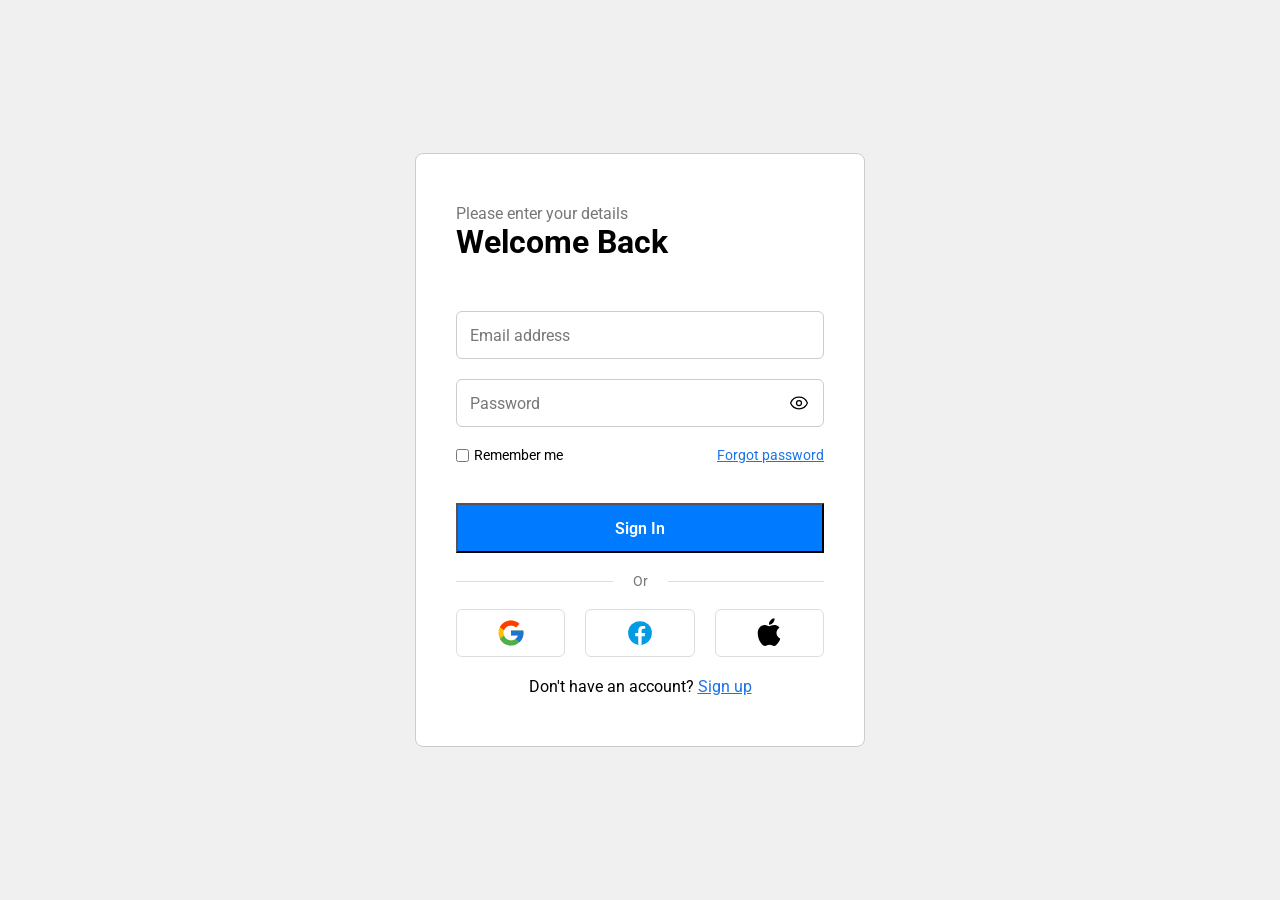
<file: index.html>
<!DOCTYPE html>
<html lang="en">
  <head>
    <meta charset="UTF-8" />
    <meta name="viewport" content="width=device-width, initial-scale=1.0" />
    <title>Login form | YouTube</title>
    <link rel="stylesheet" href="index.css" />
  </head>
  <body>
    <div class="container">
      <div class="form-container">
        <div class="form-header">
          <p>Please enter your details</p>
          <h1>Welcome Back</h1>
        </div>
        <form class="form-box">
          <div class="input-group">
            <input
              type="email"
              id="email"
              class="input-field"
              placeholder=""
              required
            />
            <label for="email" class="floating-label">Email address</label>
          </div>

          <div class="input-group">
            <input
              type="password"
              id="password"
              class="input-field"
              placeholder=""
              required
            />
            <label for="password" class="floating-label">Password</label>
            <div class="eye-icon">
              <img src="assets/eye.svg" alt="eye icon" />
            </div>
          </div>
          <div class="input-group checkbox-group">
            <div class="form-col remember-me">
              <input
                type="checkbox"
                id="remember-me-checkbox"
                class="checkbox-field"
              />
              <label for="remember-me-checkbox">Remember me</label>
            </div>
            <div class="form-col">
              <a href="#" class="form-link">Forgot password</a>
            </div>
          </div>
          <button type="submit" class="form-btn--submit">Sign In</button>
        </form>
        <div class="form-divider">
          <p>Or</p>
        </div>
        <div class="form-bottom">
          <div class="form-socials">
            <button class="form-btn form-btn--social">
              <img
                class="btn-icon"
                src="assets/google.svg"
                alt="Google eye-icon"
              />
            </button>
            <button class="form-btn form-btn--social">
              <img
                class="btn-icon"
                src="assets/facebook.svg"
                alt="Google eye-icon"
              />
            </button>
            <button class="form-btn form-btn--social">
              <img
                class="btn-icon"
                src="assets/apple.svg"
                alt="Google eye-icon"
              />
            </button>
          </div>
          <p>
            Don't have an account? <a href="#" class="form-link">Sign up</a>
          </p>
        </div>
      </div>
    </div>

    <script src="index.js"></script>
  </body>
</html>
</file>
<file: index.css>
@import url("https://fonts.googleapis.com/css2?family=Roboto:ital,wght@0,100;0,300;0,400;0,500;0,700;0,900;1,100;1,300;1,400;1,500;1,700;1,900&display=swap");

/* light and dark mode created by cursor AI  */
:root {
  color-scheme: light dark;

  --color-bg-page: #f0f0f0;
  --color-text-primary: #000;
  --color-text-secondary: #777;
  --color-text-muted: #5f6368;
  --color-surface: #fff;
  --color-border: #ccc;
  --color-divider: #ddd;
  --color-accent: #007bff;
  --color-accent-hover: #0056b3;
  --color-link: #1a73e8;
  --color-button-text: #fff;
  --color-social-hover: #f0f0f0;
}

@media (prefers-color-scheme: dark) {
  :root {
    --color-bg-page: #121212;
    --color-text-primary: #f1f1f1;
    --color-text-secondary: #aaa;
    --color-text-muted: #9aa0a6;
    --color-surface: #1e1e1e;
    --color-border: #3f3f3f;
    --color-divider: #3f3f3f;
    --color-accent: #4da3ff;
    --color-accent-hover: #3588e8;
    --color-link: #8ab4f8;
    --color-button-text: #fff;
    --color-social-hover: #2a2a2a;
  }
}

* {
  margin: 0;
  padding: 0;
  box-sizing: border-box;
  font-family: Roboto, Arial, sans-serif;
}

body {
  background-color: var(--color-bg-page);
  color: var(--color-text-primary);
}

.container {
  display: flex;
  align-items: center;
  justify-content: center;
  height: 100vh;
  padding: 20px;
}

.form-container {
  position: relative;
  background-color: var(--color-surface);
  padding: 50px 40px;
  width: 100%;
  max-width: 450px;
  border-radius: 8px;
  border: 1px solid var(--color-border);
  overflow: hidden;
}

.form-header {
  position: relative;
}

.form-header p {
  color: var(--color-text-secondary);
}

.form-header h1 {
  font-size: 32px;
}

.form-box {
  display: flex;
  flex-direction: column;
  gap: 20px;
  margin-top: 50px;
}

.input-group {
  position: relative;
  display: flex;
}

.input-field {
  height: 48px;
  padding-inline: 14px;
  border: 1px solid var(--color-border);
  border-radius: 6px;
  width: 100%;
  outline: none;
  background-color: var(--color-surface);
  color: var(--color-text-primary);
}

#password {
  padding-right: 30px;
}

.floating-label {
  position: absolute;
  top: 50%;
  left: 8px;
  transform: translateY(-50%);
  color: var(--color-text-secondary);
  background-color: var(--color-surface);
  padding-inline: 6px;
  transition: all 0.3s ease;
  pointer-events: none;
}

.input-field:focus ~ .floating-label,
.input-field:not(:placeholder-shown) ~ .floating-label {
  top: 0;
  left: 8px;
  transform: translateY(-50%);
  font-size: 12px;
  color: var(--color-accent);
}

.input-field:focus {
  border-color: var(--color-accent);
}

.input-field:not(:focus):not(:placeholder-shown) ~ .floating-label {
  color: var(--color-text-muted);
}

.eye-icon {
  position: absolute;
  right: 15px;
  top: 50%;
  display: flex;
  transform: translateY(-50%);
  color: var(--color-text-secondary);
}

.eye-icon img {
  width: 20px;
  height: 20px;
  cursor: pointer;
}

.checkbox-group {
  display: flex;
  justify-content: space-between;
  gap: 10px;
  font-size: 14px;
}

.remember-me {
  display: flex;
  align-items: center;
  gap: 5px;
}

.form-btn {
  display: flex;
  justify-content: center;
  align-items: center;
  gap: 10px;
  height: 48px;
  background: none;
  border: none;
  border-radius: 6px;
  cursor: pointer;
  padding-inline: 8px;
}

.form-btn--submit {
  background-color: var(--color-accent);
  color: var(--color-button-text);
  font-size: 16px;
  font-weight: 600;
  margin-top: 20px;
  transition: background-color 0.3s ease;
  height: 50px;
  cursor: pointer;
}

.form-btn--submit:hover {
  background-color: var(--color-accent-hover);
}

.form-bottom {
  display: flex;
  flex-direction: column;
  justify-content: center;
  align-items: center;
  gap: 20px;
  margin-top: 20px;
}

.form-divider {
  display: flex;
  align-items: center;
  gap: 20px;
  font-size: 14px;
  color: var(--color-text-secondary);
  margin-top: 20px;
}

.form-divider:before,
.form-divider::after {
  content: "";
  flex: 1;
  height: 1px;
  background-color: var(--color-divider);
}

.form-socials {
  width: 100%;
  display: grid;
  grid-template-columns: repeat(3, 1fr);
  gap: 20px;
}

.form-btn--social {
  border: 1px solid var(--color-divider);
  transition: 0.3s ease;
}

.form-btn--social:hover {
  background-color: var(--color-social-hover);
}

.btn-icon {
  width: 30px;
}

.form-link {
  color: var(--color-link);
}

.form-link:hover {
  text-decoration: none;
}
</file>
